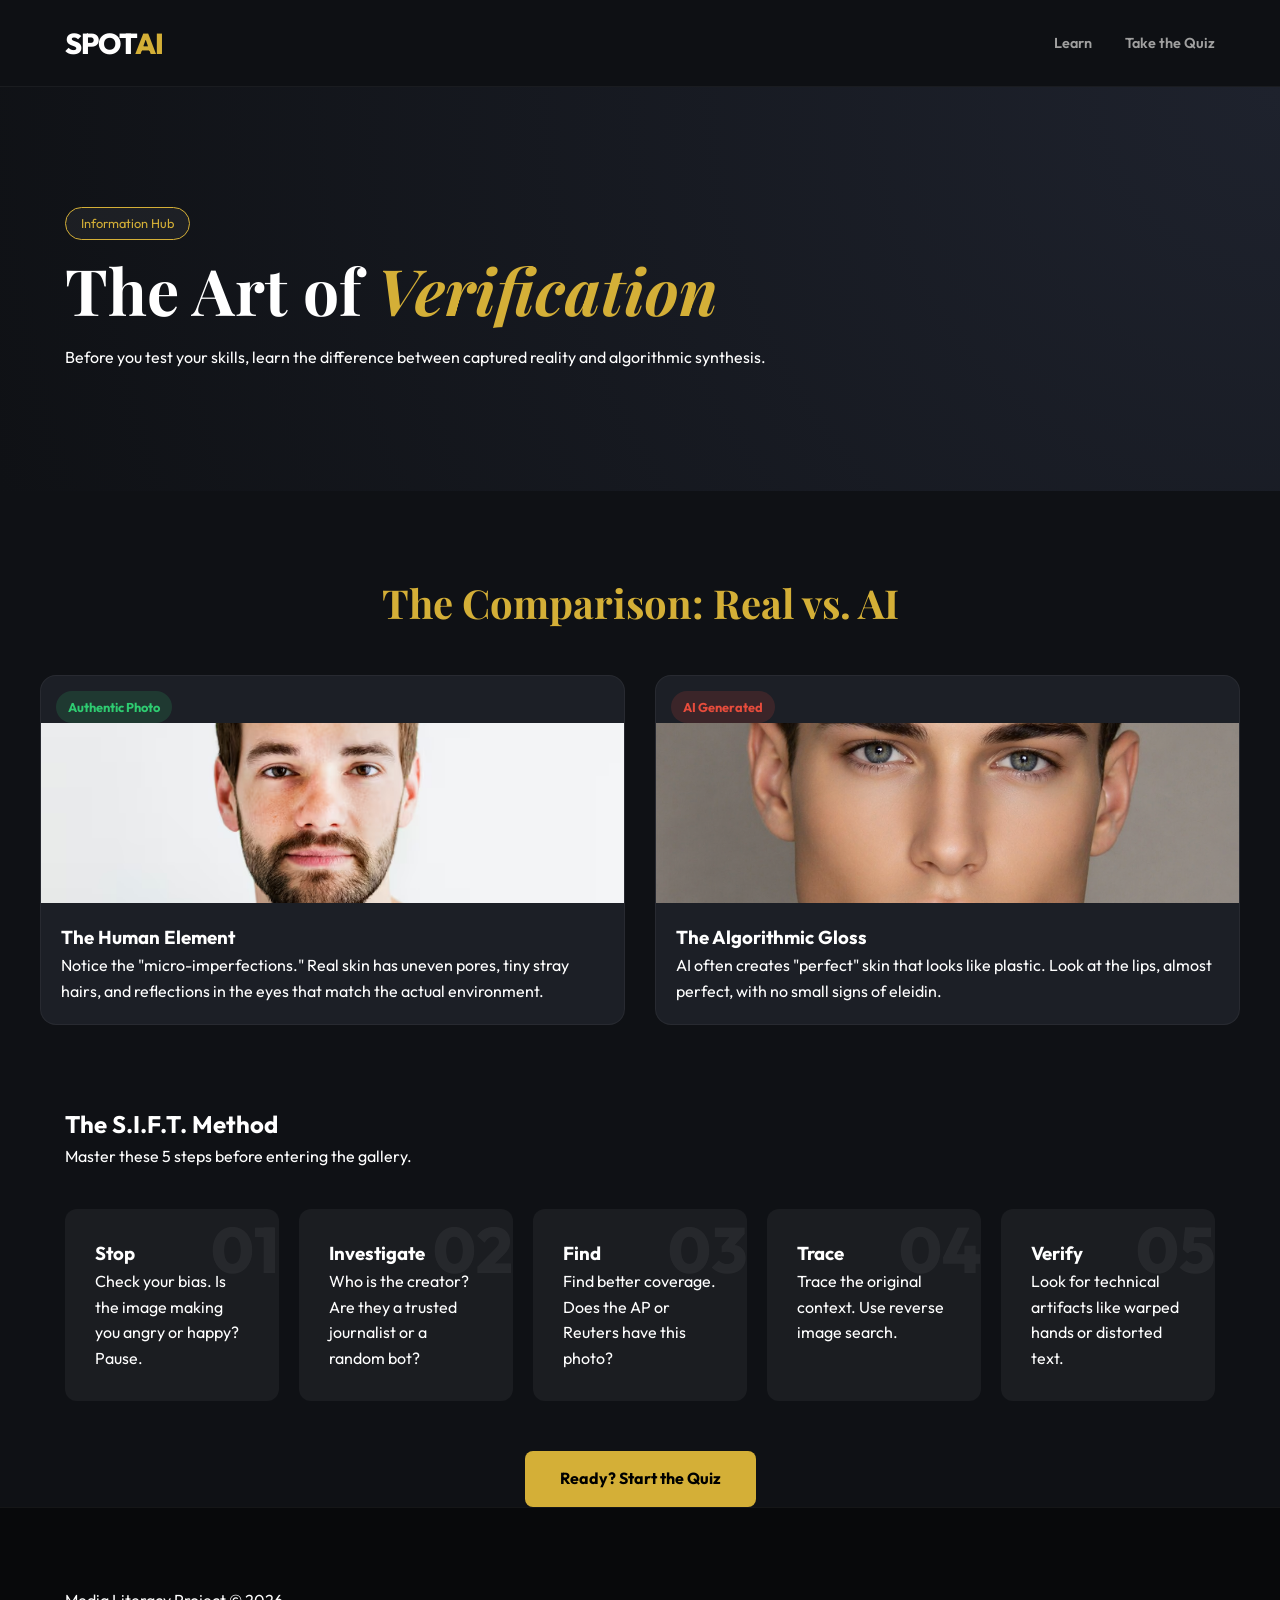
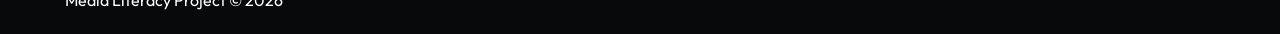
<file: index.html>
<!DOCTYPE html>
<html lang="en">
<head>
    <meta charset="UTF-8">
    <meta name="viewport" content="width=device-width, initial-scale=1.0">
    <title>Spot AI | Learn</title>
    <link rel="stylesheet" href="style.css">
    <link href="https://fonts.googleapis.com/css2?family=Outfit:wght@300;400;600;800&family=Playfair+Display:ital,wght@0,700;1,700&display=swap" rel="stylesheet">
</head>
<body>

    <nav class="navbar">
        <div class="container nav-flex">
            <div class="logo">SPOT<span>AI</span></div>
            <div class="nav-links">
                <a href="index.html" class="active">Learn</a>
                <a href="quiz.html">Take the Quiz</a>
            </div>
        </div>
    </nav>

    <header class="hero-section">
        <div class="container">
            <span class="badge">Information Hub</span>
            <h1>The Art of <em>Verification</em></h1>
            <p>Before you test your skills, learn the difference between captured reality and algorithmic synthesis.</p>
        </div>
    </header>

    <section class="container comparison-section">
        <h2 class="section-title">The Comparison: Real vs. AI</h2>
        <div class="comparison-grid">
            <div class="comparison-card">
                <div class="card-tag tag-real">Authentic Photo</div>
                <img src="portrait-human.jpg" alt="A real portrait showing skin pores and natural light" class="comp-img">
                <div class="comp-info">
                    <h3>The Human Element</h3>
                    <p>Notice the "micro-imperfections." Real skin has uneven pores, tiny stray hairs, and reflections in the eyes that match the actual environment.</p>
                </div>
            </div>

            <div class="comparison-card">
                <div class="card-tag tag-ai">AI Generated</div>
                <img src="portrait-artificial.jpg" alt="AI portrait with overly smooth skin" class="comp-img">
                <div class="comp-info">
                    <h3>The Algorithmic Gloss</h3>
                    <p>AI often creates "perfect" skin that looks like plastic. Look at the lips, almost perfect, with no small signs of eleidin.</p>
                </div>
            </div>
        </div>
    </section>

    <section id="guide" class="guide-section container">
        <div class="section-header">
            <h2>The S.I.F.T. Method</h2>
            <p>Master these 5 steps before entering the gallery.</p>
        </div>
        <div class="steps-grid">
            <div class="step-card"><span>01</span><h3>Stop</h3><p>Check your bias. Is the image making you angry or happy? Pause.</p></div>
            <div class="step-card"><span>02</span><h3>Investigate</h3><p>Who is the creator? Are they a trusted journalist or a random bot?</p></div>
            <div class="step-card"><span>03</span><h3>Find</h3><p>Find better coverage. Does the AP or Reuters have this photo?</p></div>
            <div class="step-card"><span>04</span><h3>Trace</h3><p>Trace the original context. Use reverse image search.</p></div>
            <div class="step-card"><span>05</span><h3>Verify</h3><p>Look for technical artifacts like warped hands or distorted text.</p></div>
        </div>
        <div style="text-align:center; margin-top: 50px;">
            <a href="quiz.html" class="btn-primary">Ready? Start the Quiz</a>
        </div>
    </section>

    <footer class="main-footer">
        <div class="container">
            <p>Media Literacy Project &copy; 2026</p>
        </div>
    </footer>
</body>
</html>
</file>
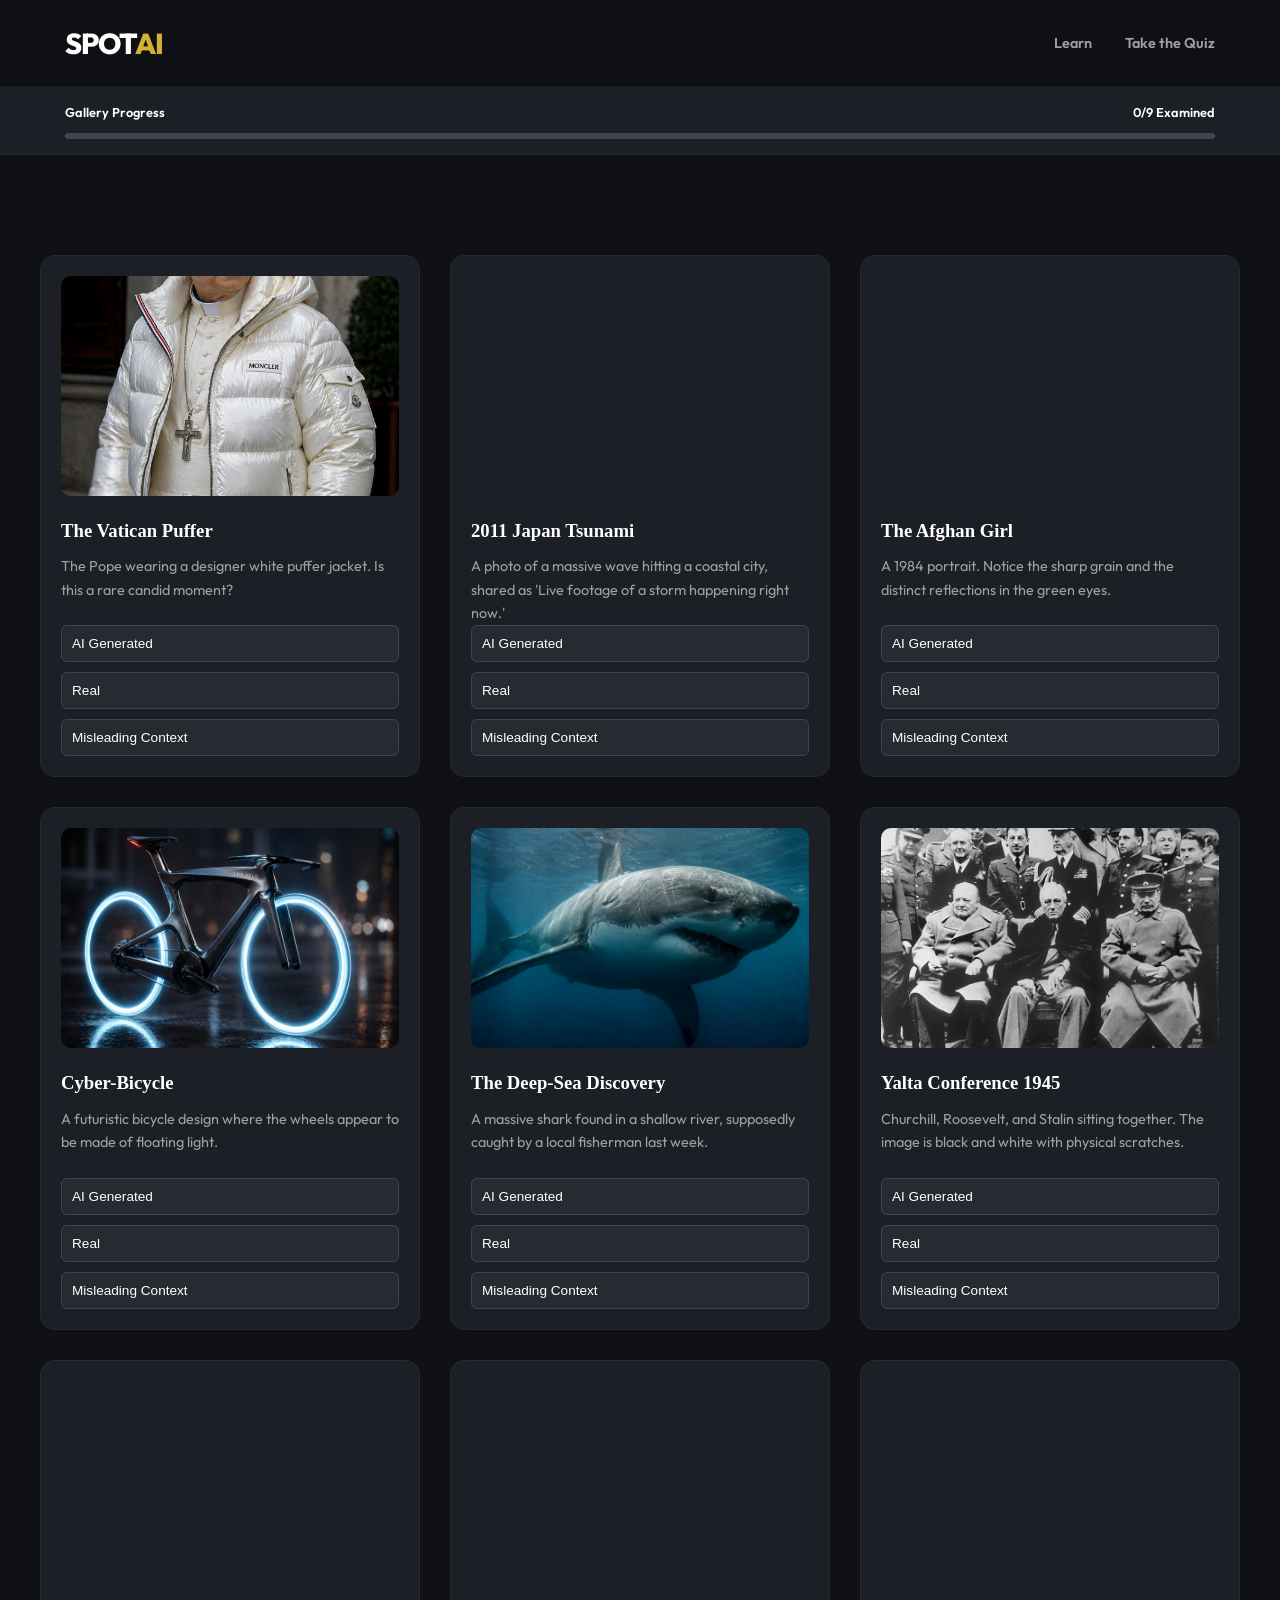
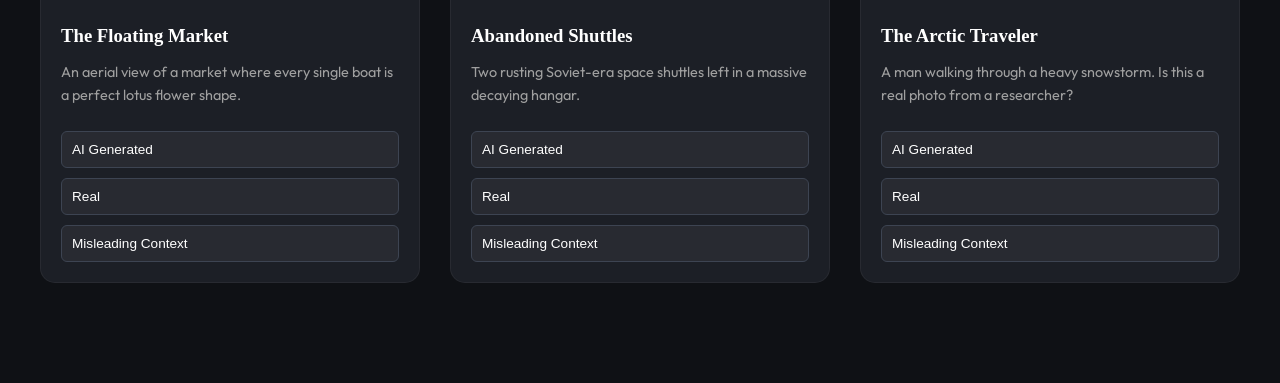
<file: quiz.html>
<!DOCTYPE html>
<html lang="en">
<head>
    <meta charset="UTF-8">
    <meta name="viewport" content="width=device-width, initial-scale=1.0">
    <title>Spot AI | Gallery Quiz</title>
    <link rel="stylesheet" href="style.css">
    <link href="https://fonts.googleapis.com/css2?family=Outfit:wght@300;400;600;800&display=swap" rel="stylesheet">
</head>
<body>

    <nav class="navbar">
        <div class="container nav-flex">
            <div class="logo">SPOT<span>AI</span></div>
            <div class="nav-links">
                <a href="index.html">Learn</a>
                <a href="quiz.html" class="active">Take the Quiz</a>
            </div>
        </div>
    </nav>

    <div id="progress-container" class="progress-bar-wrap">
        <div class="container">
            <div class="progress-info">
                <span>Gallery Progress</span>
                <span id="progress-text">0/9 Examined</span>
            </div>
            <div class="progress-bg"><div id="progress-fill"></div></div>
        </div>
    </div>

    <section class="gallery-section container">
        <div id="gallery-grid" class="gallery-grid">
            </div>
    </section>

    <div id="results-modal" class="modal hidden">
        <div class="modal-content">
            <h2>Assessment Complete</h2>
            <div class="final-score" id="final-score-val">0</div>
            <p id="final-message"></p>
            <button onclick="location.href='index.html'" class="btn-primary">Back to Home</button>
        </div>
    </div>

    <script src="script.js"></script>
</body>
</html>
</file>
<file: style.css>
:root {
    --primary: #d4af37; /* Gold */
    --bg-dark: #0f1115;
    --card-bg: #1c1f26;
    --text-bright: #ffffff;
    --text-dim: #a0a0a0;
    --accent: #3d4452;
    --success: #2ecc71;
    --error: #e74c3c;
    --glass: rgba(255, 255, 255, 0.05);
}

* { box-sizing: border-box; margin: 0; padding: 0; }

body {
    background-color: var(--bg-dark);
    color: var(--text-bright);
    font-family: 'Outfit', sans-serif;
    line-height: 1.6;
    overflow-x: hidden;
}

.container { max-width: 1200px; margin: 0 auto; padding: 0 25px; }

/* Navigation */
.navbar {
    padding: 20px 0;
    border-bottom: 1px solid var(--glass);
    position: sticky;
    top: 0;
    background: rgba(15, 17, 21, 0.9);
    backdrop-filter: blur(10px);
    z-index: 1000;
}

.nav-flex { display: flex; justify-content: space-between; align-items: center; }

.logo { font-size: 1.8rem; font-weight: 800; letter-spacing: -1px; }
.logo span { color: var(--primary); }

.nav-links a {
    color: var(--text-dim);
    text-decoration: none;
    margin-left: 30px;
    font-size: 0.9rem;
    font-weight: 600;
    transition: 0.3s;
}

.nav-links a:hover { color: var(--primary); }

/* Hero */
.hero-section {
    padding: 120px 0;
    background: radial-gradient(circle at top right, #1e222d, #0f1115);
}

h1 { font-family: 'Playfair Display', serif; font-size: 4rem; line-height: 1.1; margin-bottom: 20px; }
h1 em { color: var(--primary); font-style: italic; }

.badge {
    display: inline-block;
    padding: 5px 15px;
    background: var(--glass);
    border: 1px solid var(--primary);
    border-radius: 20px;
    color: var(--primary);
    font-size: 0.8rem;
    margin-bottom: 15px;
}

.hero-text p { font-size: 1.2rem; color: var(--text-dim); max-width: 600px; margin-bottom: 40px; }

.btn-primary, .btn-secondary {
    padding: 15px 35px;
    border-radius: 8px;
    text-decoration: none;
    font-weight: 700;
    display: inline-block;
    transition: 0.3s;
    cursor: pointer;
}

.btn-primary { background: var(--primary); color: #000; border: none; }
.btn-primary:hover { transform: translateY(-3px); box-shadow: 0 10px 20px rgba(212, 175, 55, 0.3); }

/* Progress Bar */
.progress-bar-wrap {
    background: var(--card-bg);
    padding: 15px 0;
    border-bottom: 1px solid var(--glass);
}

.progress-info { display: flex; justify-content: space-between; margin-bottom: 10px; font-size: 0.8rem; font-weight: 600; }
.progress-bg { background: var(--accent); height: 6px; border-radius: 10px; overflow: hidden; }
#progress-fill { background: var(--primary); height: 100%; width: 0%; transition: 0.5s ease; }

/* Guide Cards */
.steps-grid { display: grid; grid-template-columns: repeat(auto-fit, minmax(200px, 1fr)); gap: 20px; margin-top: 40px; }
.step-card { background: var(--glass); padding: 30px; border-radius: 12px; position: relative; overflow: hidden; }
.step-card span { font-size: 4rem; font-weight: 800; opacity: 0.05; position: absolute; top: -10px; right: 0; }

/* Gallery */
.gallery-section { padding: 100px 0; }
.gallery-grid { display: grid; grid-template-columns: repeat(auto-fit, minmax(340px, 1fr)); gap: 30px; }

.card {
    background: var(--card-bg);
    border-radius: 15px;
    padding: 20px;
    border: 1px solid var(--glass);
    transition: 0.4s;
}

.card:hover { border-color: var(--primary); transform: translateY(-5px); }

.card-img {
    height: 220px;
    width: 100%;
    background-size: cover;
    background-position: center;
    border-radius: 10px;
    margin-bottom: 20px;
}

.card h3 { margin-bottom: 10px; font-family: 'Playfair Display', serif; }
.card p { font-size: 0.9rem; color: var(--text-dim); margin-bottom: 20px; height: 50px; }

.btn-stack { display: flex; flex-direction: column; gap: 10px; }
.option-btn {
    background: var(--glass);
    border: 1px solid var(--accent);
    color: #fff;
    padding: 10px;
    border-radius: 6px;
    cursor: pointer;
    text-align: left;
    font-size: 0.85rem;
}

.option-btn:hover:not(:disabled) { background: var(--accent); }

/* Feedback */
.feedback-box {
    margin-top: 15px;
    padding: 15px;
    border-radius: 8px;
    font-size: 0.85rem;
    display: none;
    animation: fadeIn 0.5s;
}

.correct-ans {
    background: rgba(46, 204, 113, 0.1);
    color: var(--success);
    border-left: 4px solid var(--success);
    display: block;
}

.wrong-ans {
    background: rgba(231, 76, 60, 0.1);
    color: var(--error);
    border-left: 4px solid var(--error);
    display: block;
}

.option-btn:disabled {
    opacity: 0.55;
    cursor: not-allowed;
}

.correct-choice {
    border: 1px solid rgba(46, 204, 113, 0.7);
    background: rgba(46, 204, 113, 0.18);
}

.wrong-choice {
    border: 1px solid rgba(231, 76, 60, 0.7);
    background: rgba(231, 76, 60, 0.18);
}

/* Modal */
.modal {
    position: fixed;
    top:0; left:0; width:100%; height:100%;
    background: rgba(0,0,0,0.9);
    display: flex; align-items: center; justify-content: center;
    z-index: 2000;
}

.modal-content {
    background: var(--card-bg);
    padding: 60px;
    border-radius: 20px;
    text-align: center;
    max-width: 500px;
}

.final-score { font-size: 5rem; font-weight: 800; color: var(--primary); margin: 20px 0; }

.hidden { display: none; }

@keyframes fadeIn { from { opacity: 0; } to { opacity: 1; } }

/* Footer */
.main-footer { background: #08090b; padding: 80px 0 20px; border-top: 1px solid var(--glass); }
.footer-grid { display: grid; grid-template-columns: 2fr 1fr 1fr; gap: 50px; margin-bottom: 50px; }
.footer-links h4 { margin-bottom: 20px; color: var(--primary); }
.footer-links a { display: block; color: var(--text-dim); text-decoration: none; margin-bottom: 10px; font-size: 0.9rem; }
.copyright { text-align: center; padding-top: 20px; border-top: 1px solid var(--glass); font-size: 0.7rem; color: #444; }

@media (max-width: 768px) {
    h1 { font-size: 2.5rem; }
    .footer-grid { grid-template-columns: 1fr; }
    .nav-links { display: none; }
}

/* --- NEW GALLERY & COMPARISON STYLES --- */

/* Squared Frame Styling */
.square-frame {
    width: 100%;
    aspect-ratio: 1 / 1; /* Forces a perfect square */
    overflow: hidden;
    background: #000;
    display: flex;
    align-items: center;
    justify-content: center;
    border-bottom: 2px solid var(--glass); /* Adds a subtle divider */
}

.square-frame img {
    width: 100%;
    height: 100%;
    object-fit: cover; /* This makes sure the image fills the square without being squished */
    transition: transform 0.5s ease;
}

.square-frame:hover img {
    transform: scale(1.08); /* A nice 'museum' zoom effect */
}

/* Checklist Styling for the Learn Page */
.check-list {
    list-style: none;
    margin-top: 15px;
    padding-left: 0;
    border-top: 1px solid var(--glass);
    padding-top: 15px;
}

.check-list li {
    font-size: 0.85rem;
    margin-bottom: 8px;
    color: var(--text-dim);
    display: flex;
    align-items: center;
}

/* Specific colors for the checkmarks */
.check-list li:nth-child(n) {
    color: #a0a0a0;
}

/* Styles for the Case Study Grid */
.comparison-section {
    padding: 80px 0;
}

.section-title {
    text-align: center;
    font-family: 'Playfair Display', serif;
    font-size: 2.5rem;
    margin-bottom: 40px;
    color: var(--primary);
}

/* Comparison Section Fix */

.comparison-grid {
    display: grid;
    grid-template-columns: repeat(2, 1fr);
    gap: 30px;
    margin-top: 40px;
}

.comparison-card {
    background: var(--card-bg);
    border-radius: 16px;
    overflow: hidden;
    border: 1px solid var(--glass);
}

.comp-img {
    width: 100%;
    height: 180px;
    object-fit: cover;
    display: block;
}

.comp-info {
    padding: 20px;
}

.card-tag {
    display: inline-block;
    margin: 15px 15px 0 15px;
    padding: 6px 12px;
    border-radius: 999px;
    font-size: 0.8rem;
    font-weight: 700;
}

.tag-real {
    background: rgba(46, 204, 113, 0.15);
    color: var(--success);
}

.tag-ai {
    background: rgba(231, 76, 60, 0.15);
    color: var(--error);
}
</file>
